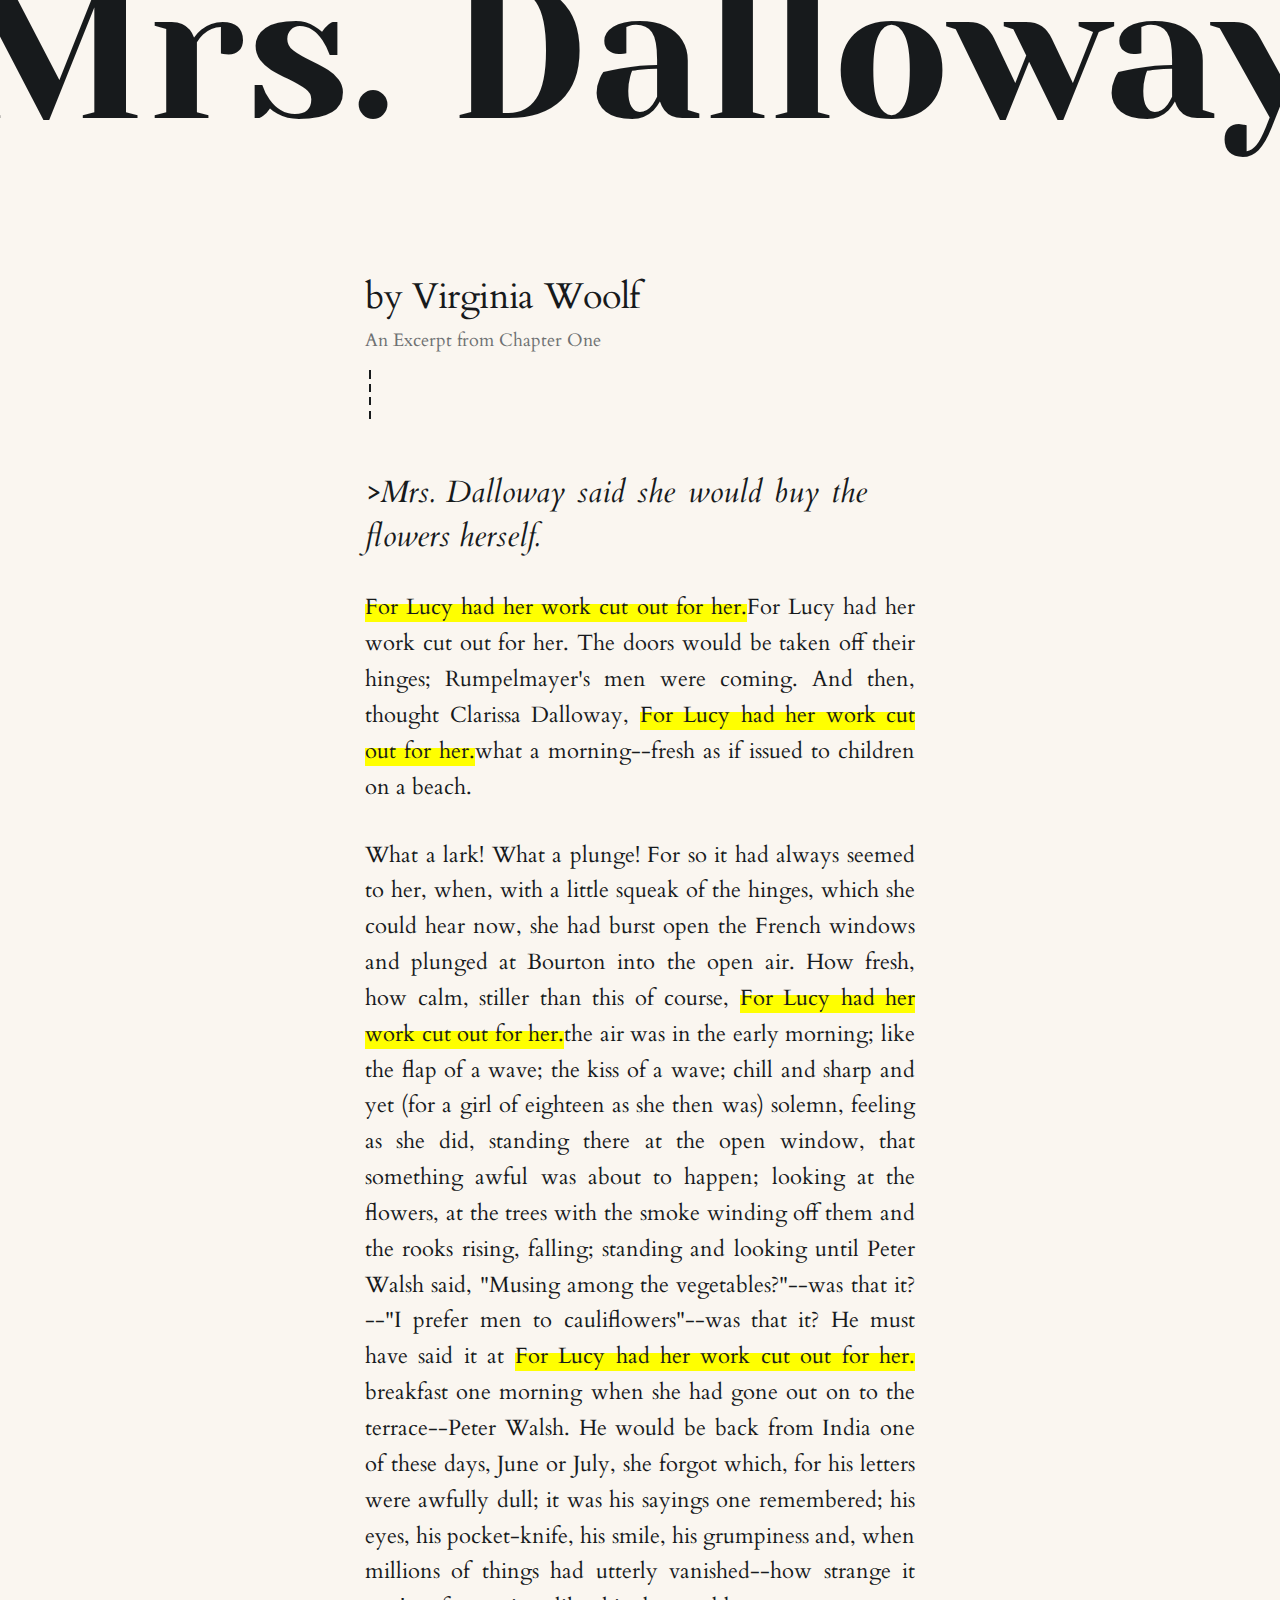
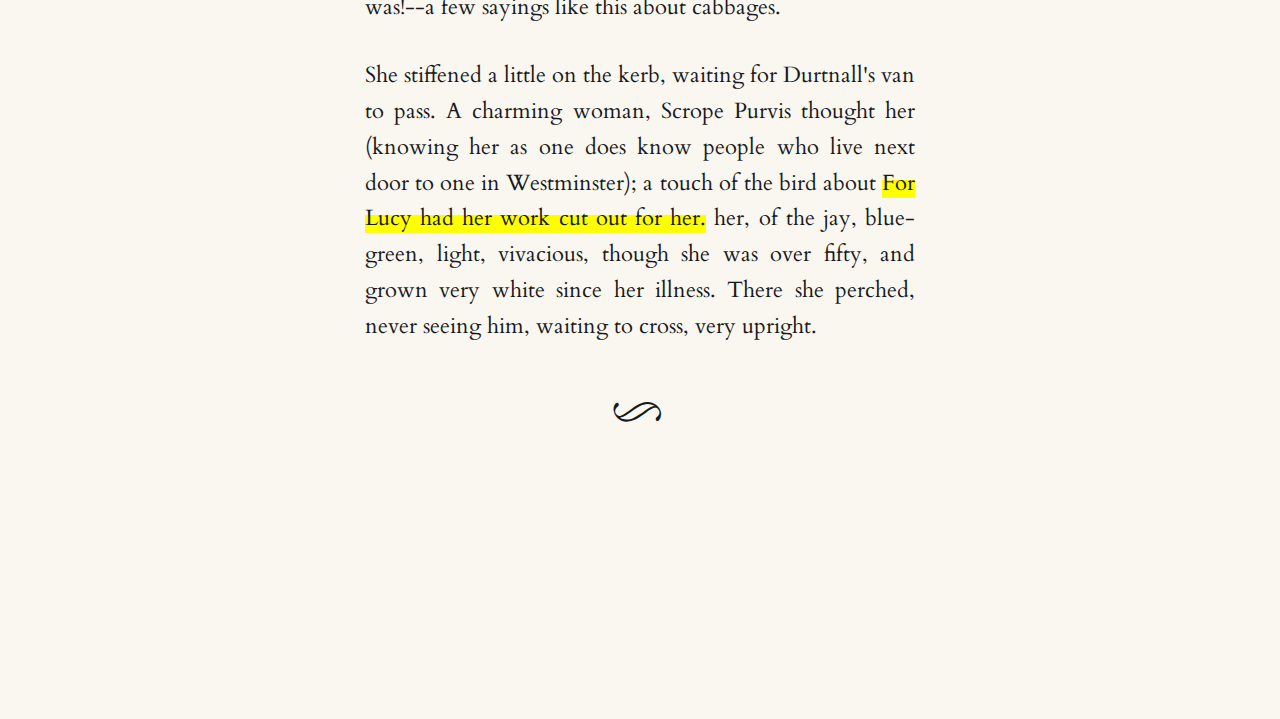
<file: bookstyleTypography.html>
<!DOCTYPE html>
<html lang="en">

<head>
    <meta charset="UTF-8">
    <meta http-equiv="X-UA-Compatible" content="IE=edge">
    <meta name="viewport" content="width=device-width, initial-scale=1.0">
    <title>Document</title>
</head>
<style>
    @import url("https://fonts.googleapis.com/css2?family=Cardo:ital@0;1&family=Yeseva+One&display=swap");

    :root {
        --bg-color: hsl(35 50% 96%);
        --text-color: hsl(200 10% 10%);
        --text-accent-color: hsl(200 2% 44%);
        --text-ff: "Cardo", serif;
        --heading-ff: "Yeseva One", serif;
    }

    /* @media (prefers-color-scheme: dark) {
        :root {
            --bg-color: hsl(200 10% 10%);
            --text-color: hsl(35 50% 96%);
            --text-accent-color: hsl(35 20% 86%);
        }
    } */

    *,
    *::before,
    *::after {
        box-sizing: border-box;
    }

    html {
        background: var(--text-color);
        overflow-x: hidden;
    }

    body {
        display: grid;
        grid-template-columns: 1fr min(50ch, 100% - 4.5rem) 1fr;
        margin: 0 auto;
        font-family: var(--text-ff);
        font-size: clamp(1.2rem, 1rem + 0.5vw, 1.6rem);
        line-height: 1.6;
        color: var(--text-color);
        background: var(--bg-color);
        text-align: justify;
    }

    body>* {
        grid-column: 2;
    }

    h1,
    h2,
    h3 {
        margin: 0;
        font-weight: unset;
    }

    h1 {
        grid-column: 1 / -1;
        justify-self: center;
        margin-top: -0.325em;
        font-family: var(--heading-ff);
        font-size: 15vw;
        line-height: 1.2;
        white-space: nowrap;
    }

    h2 {
        margin-top: 3em;
        font-size: 1.6em;
        line-height: 1.2;
        letter-spacing: -0.01em;
    }

    h3 {
        position: relative;
        margin: 0.5em 0 2em;
        font-size: 0.8em;
        color: var(--text-accent-color);
    }

    h3::after {
        content: "";
        display: block;
        margin-top: 0.5em;
        margin-left: 0.25em;
        width: 2px;
        height: 3em;
        background: repeating-linear-gradient(to bottom,
                transparent 0 10%,
                var(--text-color) 10% 25%);
    }

    p {
        margin: 1rem 0;
    }

    p:first-of-type {
        position: relative;
        max-width: 16em;
        font-size: 1.4em;
        line-height: 1.4;
        font-style: italic;
    }

    p:last-of-type::after {
        content: "§";
        display: flex;
        justify-content: center;
        margin-top: 1em;
        margin-bottom: 6em;
        font-size: 2em;
        line-height: 1;
        transform: rotate(90deg);
    }

    /* p:first-of-type::first-letter {
        float: left;
        margin-top: -0.58em;
        margin-right: 0.1em;
        margin-left: -0.58em;
        padding: 0.2em 0.3em;
        font-family: var(--heading-ff);
        font-size: 2em;
        font-style: normal;
        line-height: 1;
        color: var(--bg-color);
        background: var(--text-color);
        border: 0.25em double;
    } */

    .highlighted {
        background-position: top left;
        background-repeat: no-repeat;
        background-size: 100% auto;
        transition: background-size .5s;
    }

    .highlighted.yellow {
        background-image: linear-gradient(to top, yellow 60%, transparent 0);
    }

    .highlighted.pink {
        background-image: linear-gradient(to top, pink 60%, transparent 0);
    }

    .highlighted.animating {
        background-size: 0 auto;
    }

    img {
        width: 100%;
        margin: 1rem 0;
    }
</style>

<body>

    <h1>Mrs. Dalloway</h1>
    <h2>by Virginia Woolf</h2>

    <h3>An Excerpt from Chapter One</h3>

    <p>>Mrs. Dalloway said she would buy the flowers herself.</p>

    <!-- <img src="./images/denpa.png" alt=""> -->

    <p><span class="highlighted yellow animating">For Lucy had her work cut out for her.</span>For Lucy had her work cut
        out for
        her. The doors would be taken off their hinges; Rumpelmayer's men were coming.
        And then, thought Clarissa Dalloway, <span class="highlighted yellow animating">For Lucy had her work cut out
            for her.</span>what a morning--fresh as if issued to children on a beach.</p>

    <p>What a lark! What a plunge! For so it had always seemed to her, when, with a little squeak of the hinges, which
        she could hear now, she had burst open the French windows and plunged at Bourton into the open air. How fresh,
        how calm, stiller than this of course, <span class="highlighted yellow animating">For Lucy had her work cut out
            for her.</span>the air was in the early morning; like the flap of a wave; the kiss of a
        wave; chill and sharp and yet (for a girl of eighteen as she then was) solemn, feeling as she did, standing
        there at the open window, that something awful was about to happen; looking at the flowers, at the trees with
        the smoke winding off them and the rooks rising, falling; standing and looking until Peter Walsh said, "Musing
        among the vegetables?"--was that it?--"I prefer men to cauliflowers"--was that it? He must have said it at <span
            class="highlighted yellow animating">For Lucy had her work cut out for her.</span>
        breakfast one morning when she had gone out on to the terrace--Peter Walsh. He would be back from India one of
        these days, June or July, she forgot which, for his letters were awfully dull; it was his sayings one
        remembered; his eyes, his pocket-knife, his smile, his grumpiness and, when millions of things had utterly
        vanished--how strange it was!--a few sayings like this about cabbages.</p>

    <p>She stiffened a little on the kerb, waiting for Durtnall's van to pass. A charming woman, Scrope Purvis thought
        her (knowing her as one does know people who live next door to one in Westminster); a touch of the bird about
        <span class="highlighted yellow animating">For Lucy had her work cut out for her.</span>
        her, of the jay, blue-green, light, vivacious, though she was over fifty, and grown very white since her
        illness. There she perched, never seeing him, waiting to cross, very upright.</p>


    <script>
        setTimeout(function () {
            var animating = document.querySelectorAll('.highlighted.animating');
            for (var i = 0; i < animating.length; i++) {
                animating[i].classList.remove('animating');
            }
        }, 500);
    </script>
</body>

</html>
</file>
